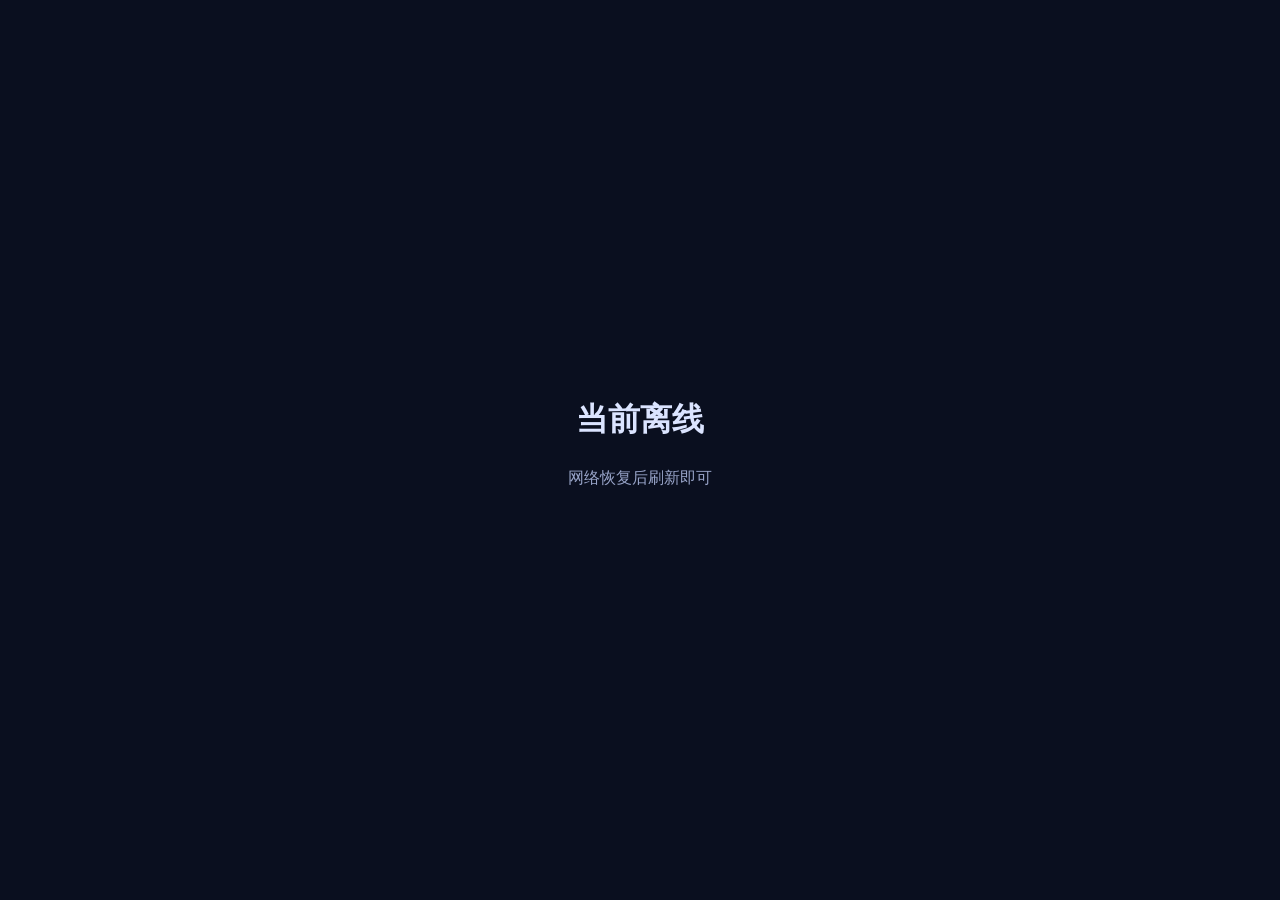
<file: static/offline.html>
<!DOCTYPE html>
<html lang="zh-CN">
<head><meta charset="utf-8"><title>离线 - new way</title>
<meta name="viewport" content="width=device-width,initial-scale=1"></head>
<body style="margin:0;min-height:100vh;display:grid;place-items:center;background:#0a0f1f;color:#dbe4ff;font:16px/1.8 system-ui">
<div style="text-align:center"><h1 style="font-size:2rem;margin:0 0 8px">当前离线</h1><p style="color:#97a3c7">网络恢复后刷新即可</p></div>
</body></html>
</file>
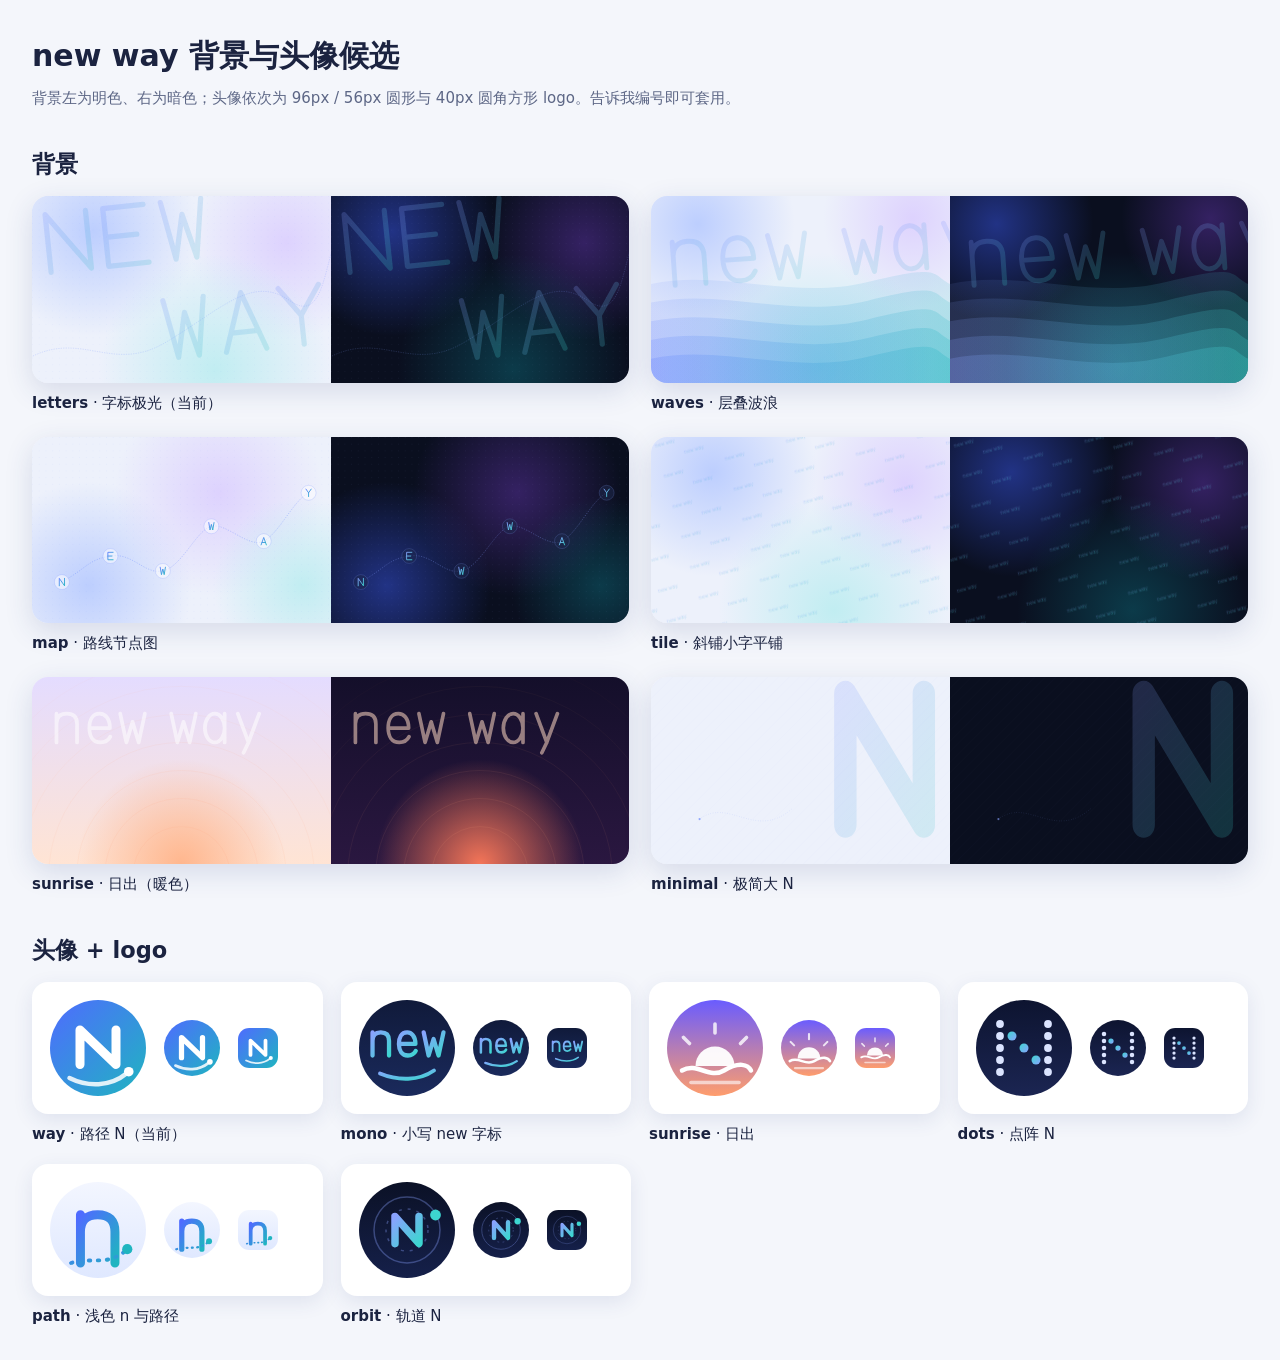
<file: tools/gallery.html>
<!doctype html><meta charset="utf-8"><title>new way 背景与头像候选</title>
<style>body{font:15px/1.6 system-ui,"PingFang SC","Microsoft YaHei",sans-serif;margin:0;padding:32px;background:#f4f6fb;color:#1b2340}
h1{margin:0 0 6px}p.sub{color:#5d6786;margin:0 0 28px}h2{margin:36px 0 14px}
.grid{display:grid;grid-template-columns:repeat(auto-fill,minmax(520px,1fr));gap:22px}
.pair{display:grid;grid-template-columns:1fr 1fr;gap:0;border-radius:16px;overflow:hidden;box-shadow:0 8px 28px rgba(40,60,130,.15)}
.pair img{width:100%;aspect-ratio:16/10;object-fit:cover;display:block}
figcaption{margin-top:8px}figure{margin:0}
.avs{display:grid;grid-template-columns:repeat(auto-fill,minmax(260px,1fr));gap:18px}
.av .row{display:flex;align-items:center;gap:18px;padding:18px;border-radius:16px;background:#fff;box-shadow:0 6px 20px rgba(40,60,130,.1)}
.l{width:96px;height:96px}.m{width:56px;height:56px}.s{width:40px;height:40px}</style>
<h1>new way 背景与头像候选</h1><p class="sub">背景左为明色、右为暗色；头像依次为 96px / 56px 圆形与 40px 圆角方形 logo。告诉我编号即可套用。</p>
<h2>背景</h2><div class="grid"><figure class="bg"><div class="pair"><img src="[data-uri]" alt=""><img src="[data-uri]" alt=""></div><figcaption><b>letters</b> · 字标极光（当前）</figcaption></figure><figure class="bg"><div class="pair"><img src="[data-uri]" alt=""><img src="[data-uri]" alt=""></div><figcaption><b>waves</b> · 层叠波浪</figcaption></figure><figure class="bg"><div class="pair"><img src="[data-uri]" alt=""><img src="[data-uri]" alt=""></div><figcaption><b>map</b> · 路线节点图</figcaption></figure><figure class="bg"><div class="pair"><img src="[data-uri]" alt=""><img src="[data-uri]" alt=""></div><figcaption><b>tile</b> · 斜铺小字平铺</figcaption></figure><figure class="bg"><div class="pair"><img src="[data-uri]" alt=""><img src="[data-uri]" alt=""></div><figcaption><b>sunrise</b> · 日出（暖色）</figcaption></figure><figure class="bg"><div class="pair"><img src="[data-uri]" alt=""><img src="[data-uri]" alt=""></div><figcaption><b>minimal</b> · 极简大 N</figcaption></figure></div>
<h2>头像 + logo</h2><div class="avs"><figure class="av"><div class="row"><img class="l" src="[data-uri]" alt=""><img class="m" src="[data-uri]" alt=""><img class="s" src="[data-uri]" alt=""></div><figcaption><b>way</b> · 路径 N（当前）</figcaption></figure><figure class="av"><div class="row"><img class="l" src="[data-uri]" alt=""><img class="m" src="[data-uri]" alt=""><img class="s" src="[data-uri]" alt=""></div><figcaption><b>mono</b> · 小写 new 字标</figcaption></figure><figure class="av"><div class="row"><img class="l" src="[data-uri]" alt=""><img class="m" src="[data-uri]" alt=""><img class="s" src="[data-uri]" alt=""></div><figcaption><b>sunrise</b> · 日出</figcaption></figure><figure class="av"><div class="row"><img class="l" src="[data-uri]" alt=""><img class="m" src="[data-uri]" alt=""><img class="s" src="[data-uri]" alt=""></div><figcaption><b>dots</b> · 点阵 N</figcaption></figure><figure class="av"><div class="row"><img class="l" src="[data-uri]" alt=""><img class="m" src="[data-uri]" alt=""><img class="s" src="[data-uri]" alt=""></div><figcaption><b>path</b> · 浅色 n 与路径</figcaption></figure><figure class="av"><div class="row"><img class="l" src="[data-uri]" alt=""><img class="m" src="[data-uri]" alt=""><img class="s" src="[data-uri]" alt=""></div><figcaption><b>orbit</b> · 轨道 N</figcaption></figure></div>
</file>
